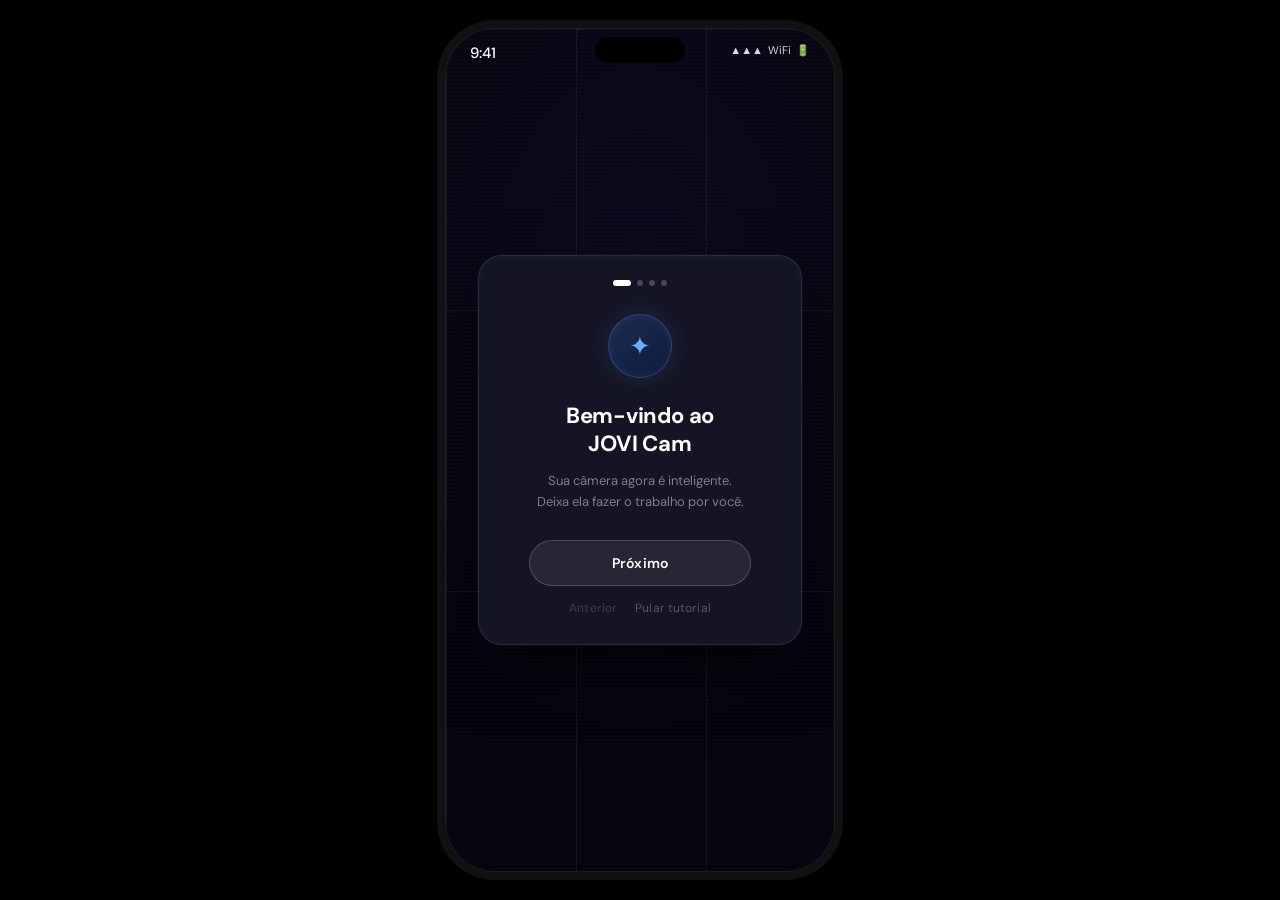
<file: index.html>
<!DOCTYPE html>
<html lang="pt-BR">
<head>
  <meta charset="UTF-8">
  <meta http-equiv="refresh" content="0;url=pages/onboarding.html">
  <title>JOVI Cam</title>
</head>
<body>
  <script>window.location.replace("pages/onboarding.html");</script>
</body>
</html>
</file>
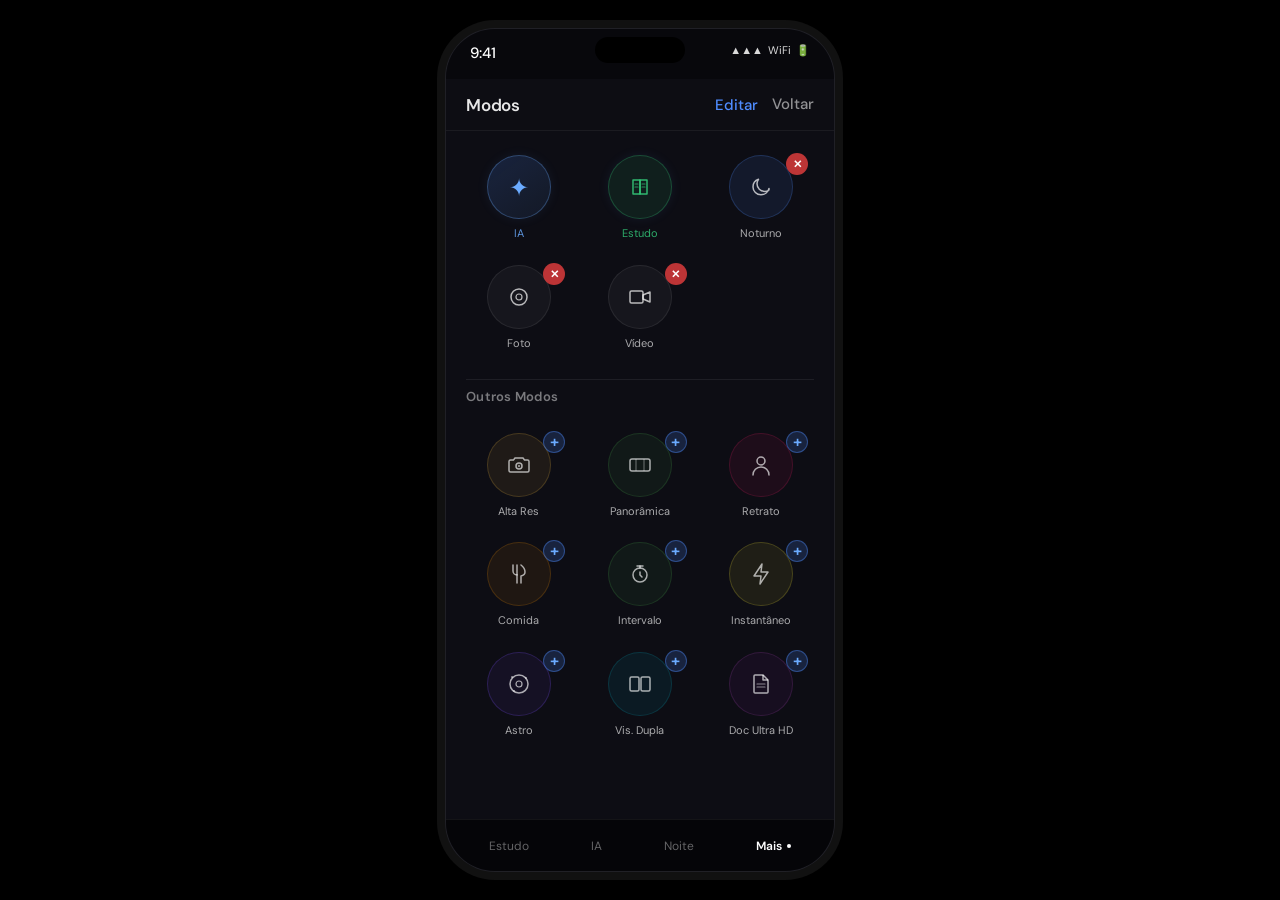
<file: pages/config.html>
<!DOCTYPE html>
<html lang="pt-BR">
<head>
  <meta charset="UTF-8">
  <meta name="viewport" content="width=device-width, initial-scale=1.0">
  <title>JOVI Cam — Configurar Modos</title>
  <link rel="stylesheet" href="../src/css/config.css">
</head>
<body>
  <main class="screen">

    <!-- Status Bar -->
    <header class="status-bar">
      <span class="time">9:41</span>
      <div class="dynamic-island"></div>
      <div class="status-icons">
        <span>▲▲▲</span>
        <span>WiFi</span>
        <span>🔋</span>
      </div>
    </header>

    <!-- Page Header -->
    <header class="header-pagina">
      <h1 class="titulo-pagina">Modos</h1>
      <div class="acoes-header">
        <button class="btn-editar" id="btn-editar">Editar</button>
        <!-- COMMIT 11 (não incluir no commit 5): botão "Voltar" linka para camera.html, que ainda não existe no commit 5 -->
        <a href="camera.html" class="btn-voltar">Voltar</a>
        <!-- /COMMIT 11 -->
      </div>
    </header>

    <!-- Content -->
    <section class="content">
      <div class="grade-modos" id="grade-modos">

        <!-- Modos fixos (sem badge — não removíveis) -->
        <article class="item-modo item-custom" data-id="ia" data-label="IA" data-name="IA" data-active="true">
          <div class="icone-modo icone-ia">
            <span class="estrela-ia">✦</span>
          </div>
          <p class="label-modo label-azul">IA</p>
        </article>

        <article class="item-modo item-custom" data-id="estudo" data-label="Estudo" data-name="Estudo" data-active="true">
          <div class="icone-modo icone-estudo">
            <svg width="20" height="20" viewBox="0 0 20 20" fill="none" xmlns="http://www.w3.org/2000/svg">
              <path d="M3 3H10V17H3V3Z" stroke="rgba(51,199,120,0.9)" stroke-width="1.5" stroke-linejoin="round"/>
              <path d="M10 3H17V17H10V3Z" stroke="rgba(51,199,120,0.9)" stroke-width="1.5" stroke-linejoin="round"/>
              <line x1="5" y1="7" x2="8" y2="7" stroke="rgba(51,199,120,0.7)" stroke-width="1.2" stroke-linecap="round"/>
              <line x1="5" y1="10" x2="8" y2="10" stroke="rgba(51,199,120,0.7)" stroke-width="1.2" stroke-linecap="round"/>
              <line x1="12" y1="7" x2="15" y2="7" stroke="rgba(51,199,120,0.7)" stroke-width="1.2" stroke-linecap="round"/>
              <line x1="12" y1="10" x2="15" y2="10" stroke="rgba(51,199,120,0.7)" stroke-width="1.2" stroke-linecap="round"/>
            </svg>
          </div>
          <p class="label-modo label-verde">Estudo</p>
        </article>

        <!-- Modos ativos por padrão -->
        <article class="item-modo" data-id="noite" data-label="Noite" data-name="Noturno" data-active="true">
          <button class="badge badge-remover" aria-label="Remover">✕</button>
          <div class="icone-modo icone-noturno">
            <svg width="20" height="20" viewBox="0 0 20 20" fill="none" xmlns="http://www.w3.org/2000/svg">
              <path d="M18 11.5C17.2 15.1 13.9 17.8 10 17.8C5.6 17.8 2 14.3 2 9.9C2 6.3 4.3 3.3 7.5 2.2C6.5 3.5 6 5.1 6 6.8C6 11 9.5 14.4 13.8 14.4C15.4 14.4 16.8 13.9 18 13L18 11.5Z" stroke="rgba(255,255,255,0.7)" stroke-width="1.5" stroke-linejoin="round"/>
            </svg>
          </div>
          <p class="label-modo">Noturno</p>
        </article>

        <article class="item-modo" data-id="foto" data-label="Foto" data-name="Foto" data-active="true">
          <button class="badge badge-remover" aria-label="Remover">✕</button>
          <div class="icone-modo icone-foto">
            <svg width="20" height="20" viewBox="0 0 20 20" fill="none" xmlns="http://www.w3.org/2000/svg">
              <circle cx="10" cy="10" r="8" stroke="rgba(255,255,255,0.7)" stroke-width="1.5"/>
              <circle cx="10" cy="10" r="3" stroke="rgba(255,255,255,0.7)" stroke-width="1.2"/>
            </svg>
          </div>
          <p class="label-modo">Foto</p>
        </article>

        <article class="item-modo" data-id="video" data-label="Vídeo" data-name="Vídeo" data-active="true">
          <button class="badge badge-remover" aria-label="Remover">✕</button>
          <div class="icone-modo icone-video">
            <svg width="22" height="16" viewBox="0 0 22 16" fill="none" xmlns="http://www.w3.org/2000/svg">
              <rect x="1" y="2" width="13" height="12" rx="1.5" stroke="rgba(255,255,255,0.7)" stroke-width="1.5"/>
              <path d="M14 6L21 3V13L14 10V6Z" stroke="rgba(255,255,255,0.7)" stroke-width="1.5" stroke-linejoin="round"/>
            </svg>
          </div>
          <p class="label-modo">Vídeo</p>
        </article>

        <!-- Section divider -->
        <div class="divisor-secao">Outros Modos</div>

        <!-- Modos inativos por padrão -->
        <article class="item-modo" data-id="res" data-label="HD" data-name="Alta Resolução" data-active="false">
          <button class="badge badge-adicionar" aria-label="Adicionar">+</button>
          <div class="icone-modo icone-res">
            <svg width="22" height="18" viewBox="0 0 22 18" fill="none" xmlns="http://www.w3.org/2000/svg">
              <path d="M21 14.5C21 15.3284 20.3284 16 19.5 16H2.5C1.67157 16 1 15.3284 1 14.5V5.5C1 4.67157 1.67157 4 2.5 4H5.5L7 2H15L16.5 4H19.5C20.3284 4 21 4.67157 21 5.5V14.5Z" stroke="rgba(255,255,255,0.65)" stroke-width="1.5"/>
              <circle cx="11" cy="10" r="3" stroke="rgba(255,255,255,0.65)" stroke-width="1.5"/>
              <circle cx="11" cy="10" r="1.2" fill="rgba(255,255,255,0.5)"/>
            </svg>
          </div>
          <p class="label-modo">Alta Res</p>
        </article>

        <article class="item-modo" data-id="pano" data-label="Pano" data-name="Panorâmica" data-active="false">
          <button class="badge badge-adicionar" aria-label="Adicionar">+</button>
          <div class="icone-modo icone-pano">
            <svg width="22" height="14" viewBox="0 0 22 14" fill="none" xmlns="http://www.w3.org/2000/svg">
              <rect x="1" y="1" width="20" height="12" rx="2" stroke="rgba(255,255,255,0.65)" stroke-width="1.5"/>
              <line x1="7" y1="1" x2="7" y2="13" stroke="rgba(255,255,255,0.4)" stroke-width="1"/>
              <line x1="15" y1="1" x2="15" y2="13" stroke="rgba(255,255,255,0.4)" stroke-width="1"/>
            </svg>
          </div>
          <p class="label-modo">Panorâmica</p>
        </article>

        <article class="item-modo" data-id="retrato" data-label="Retrato" data-name="Retrato" data-active="false">
          <button class="badge badge-adicionar" aria-label="Adicionar">+</button>
          <div class="icone-modo icone-retrato">
            <svg width="18" height="22" viewBox="0 0 18 22" fill="none" xmlns="http://www.w3.org/2000/svg">
              <circle cx="9" cy="7" r="4" stroke="rgba(255,255,255,0.65)" stroke-width="1.5"/>
              <path d="M1 21C1 16.5817 4.58172 13 9 13C13.4183 13 17 16.5817 17 21" stroke="rgba(255,255,255,0.65)" stroke-width="1.5" stroke-linecap="round"/>
            </svg>
          </div>
          <p class="label-modo">Retrato</p>
        </article>

        <article class="item-modo" data-id="comida" data-label="Comida" data-name="Comida" data-active="false">
          <button class="badge badge-adicionar" aria-label="Adicionar">+</button>
          <div class="icone-modo icone-comida">
            <svg width="18" height="20" viewBox="0 0 18 20" fill="none" xmlns="http://www.w3.org/2000/svg">
              <path d="M3 1V7C3 9.209 4.791 11 7 11V19" stroke="rgba(255,255,255,0.65)" stroke-width="1.5" stroke-linecap="round"/>
              <path d="M7 1V11" stroke="rgba(255,255,255,0.65)" stroke-width="1.5" stroke-linecap="round"/>
              <path d="M11 1C11 1 15 4 15 8C15 10.5 13.5 11.5 11 12V19" stroke="rgba(255,255,255,0.65)" stroke-width="1.5" stroke-linecap="round" stroke-linejoin="round"/>
            </svg>
          </div>
          <p class="label-modo">Comida</p>
        </article>

        <article class="item-modo" data-id="timer" data-label="Timer" data-name="Intervalo" data-active="false">
          <button class="badge badge-adicionar" aria-label="Adicionar">+</button>
          <div class="icone-modo icone-intervalo">
            <svg width="20" height="20" viewBox="0 0 20 20" fill="none" xmlns="http://www.w3.org/2000/svg">
              <circle cx="10" cy="11" r="7" stroke="rgba(255,255,255,0.65)" stroke-width="1.5"/>
              <path d="M10 8V11L12 13" stroke="rgba(255,255,255,0.65)" stroke-width="1.5" stroke-linecap="round"/>
              <path d="M7 2H13" stroke="rgba(255,255,255,0.65)" stroke-width="1.5" stroke-linecap="round"/>
              <path d="M10 2V4" stroke="rgba(255,255,255,0.65)" stroke-width="1.5" stroke-linecap="round"/>
            </svg>
          </div>
          <p class="label-modo">Intervalo</p>
        </article>

        <article class="item-modo" data-id="burst" data-label="Burst" data-name="Instantâneo" data-active="false">
          <button class="badge badge-adicionar" aria-label="Adicionar">+</button>
          <div class="icone-modo icone-instantaneo">
            <svg width="16" height="22" viewBox="0 0 16 22" fill="none" xmlns="http://www.w3.org/2000/svg">
              <path d="M9 1L1 13H8L7 21L15 9H8L9 1Z" stroke="rgba(255,255,255,0.65)" stroke-width="1.5" stroke-linejoin="round"/>
            </svg>
          </div>
          <p class="label-modo">Instantâneo</p>
        </article>

        <article class="item-modo" data-id="astro" data-label="Astro" data-name="Astro" data-active="false">
          <button class="badge badge-adicionar" aria-label="Adicionar">+</button>
          <div class="icone-modo icone-astro">
            <svg width="22" height="22" viewBox="0 0 22 22" fill="none" xmlns="http://www.w3.org/2000/svg">
              <circle cx="11" cy="11" r="9" stroke="rgba(255,255,255,0.65)" stroke-width="1.5"/>
              <circle cx="11" cy="11" r="3" stroke="rgba(255,255,255,0.65)" stroke-width="1.2"/>
              <circle cx="4" cy="4" r="1" fill="rgba(255,255,255,0.5)"/>
              <circle cx="18" cy="5" r="1" fill="rgba(255,255,255,0.5)"/>
              <circle cx="6" cy="18" r="1" fill="rgba(255,255,255,0.5)"/>
            </svg>
          </div>
          <p class="label-modo">Astro</p>
        </article>

        <article class="item-modo" data-id="duplo" data-label="Duplo" data-name="Vis. Dupla" data-active="false">
          <button class="badge badge-adicionar" aria-label="Adicionar">+</button>
          <div class="icone-modo icone-dupl">
            <svg width="22" height="16" viewBox="0 0 22 16" fill="none" xmlns="http://www.w3.org/2000/svg">
              <rect x="1" y="1" width="9" height="14" rx="1.5" stroke="rgba(255,255,255,0.65)" stroke-width="1.5"/>
              <rect x="12" y="1" width="9" height="14" rx="1.5" stroke="rgba(255,255,255,0.65)" stroke-width="1.5"/>
            </svg>
          </div>
          <p class="label-modo">Vis. Dupla</p>
        </article>

        <article class="item-modo" data-id="doc" data-label="Doc HD" data-name="Doc Ultra HD" data-active="false">
          <button class="badge badge-adicionar" aria-label="Adicionar">+</button>
          <div class="icone-modo icone-doc">
            <svg width="16" height="20" viewBox="0 0 16 20" fill="none" xmlns="http://www.w3.org/2000/svg">
              <path d="M1 2C1 1.44772 1.44772 1 2 1H10L15 6V18C15 18.5523 14.5523 19 14 19H2C1.44772 19 1 18.5523 1 18V2Z" stroke="rgba(255,255,255,0.65)" stroke-width="1.5"/>
              <path d="M10 1V6H15" stroke="rgba(255,255,255,0.65)" stroke-width="1.5" stroke-linejoin="round"/>
              <line x1="4" y1="10" x2="12" y2="10" stroke="rgba(255,255,255,0.5)" stroke-width="1.2" stroke-linecap="round"/>
              <line x1="4" y1="13" x2="12" y2="13" stroke="rgba(255,255,255,0.5)" stroke-width="1.2" stroke-linecap="round"/>
            </svg>
          </div>
          <p class="label-modo">Doc Ultra HD</p>
        </article>

      </div>
    </section>

    <!-- Bottom Mode Tabs -->
    <nav class="mode-tabs" id="bottom-tabs">
      <button class="mode-tab" data-mode="estudo">Estudo</button>
      <button class="mode-tab" data-mode="ia">IA</button>
      <button class="mode-tab" data-mode="noite">Noite</button>
      <button class="mode-tab mode-tab-ativo" data-mode="mais">
        Mais
        <span class="tab-dot"></span>
      </button>
    </nav>

  </main>

  <script src="../src/js/config.js"></script>
</body>
</html>
</file>
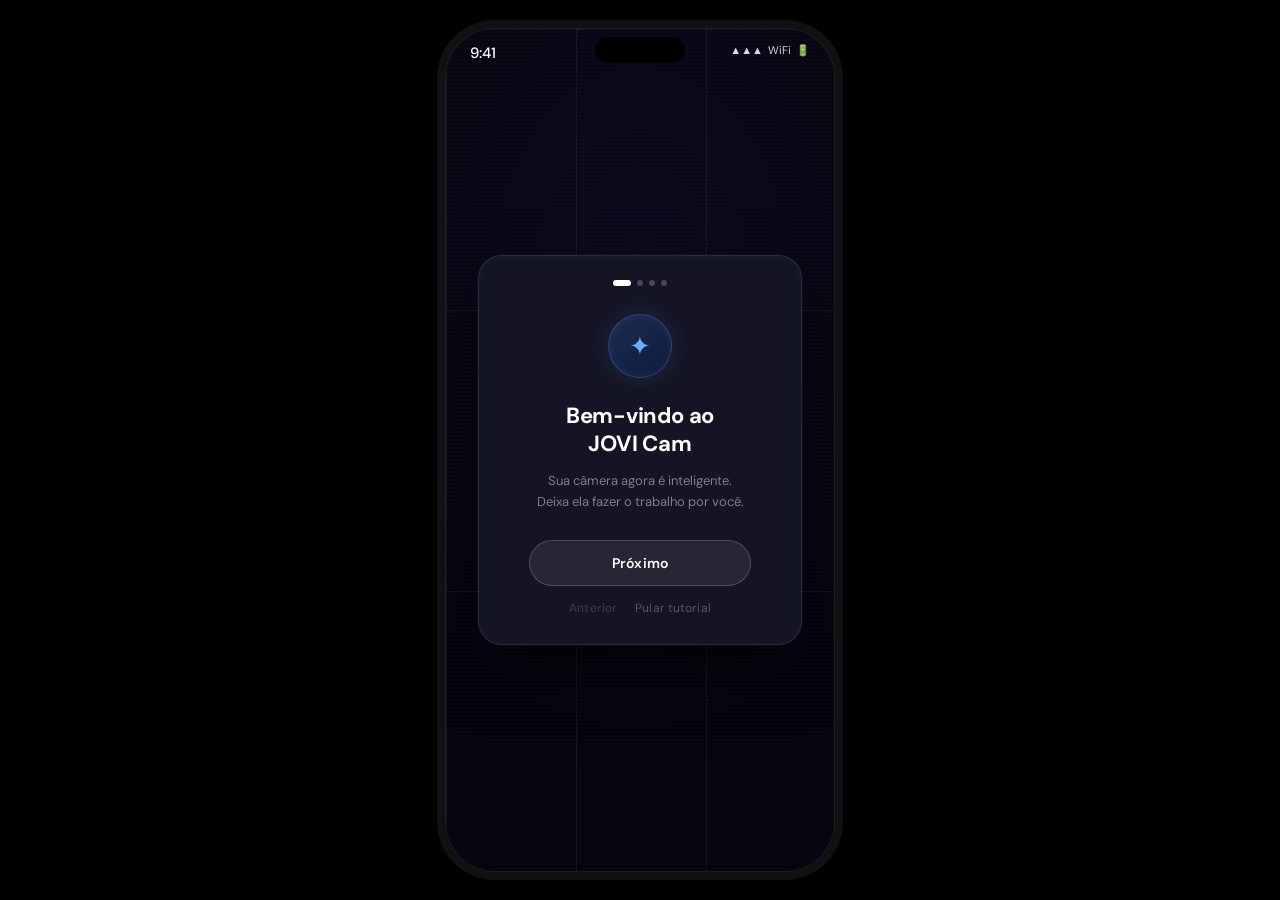
<file: pages/onboarding.html>
<!DOCTYPE html>
<html lang="pt-BR">
<head>
  <meta charset="UTF-8">
  <meta name="viewport" content="width=device-width, initial-scale=1.0">
  <title>JOVI Cam — Onboarding</title>
  <link rel="stylesheet" href="../src/css/onboarding.css">
</head>
<body>
  <main class="screen">

    <!-- Status Bar -->
    <header class="status-bar">
      <span class="time">9:41</span>
      <div class="dynamic-island"></div>
      <div class="status-icons">
        <span>▲▲▲</span>
        <span>WiFi</span>
        <span>🔋</span>
      </div>
    </header>

    <!-- Camera Viewfinder (background) -->
    <section class="viewfinder">
      <div class="ruido"></div>
    </section>

    <!-- Onboarding Card Overlay -->
    <section class="area-card">
      <article class="card">

        <!-- Progress Indicators (clickable dots) -->
        <div class="indicadores" id="dots">
          <button class="dot dot-ativo" data-slide="0" aria-label="Slide 1"></button>
          <button class="dot" data-slide="1" aria-label="Slide 2"></button>
          <button class="dot" data-slide="2" aria-label="Slide 3"></button>
          <button class="dot" data-slide="3" aria-label="Slide 4"></button>
        </div>

        <!-- Icon -->
        <div class="circulo-icone">
          <span class="estrela">✦</span>
        </div>

        <!-- Slides (only the active one is visible) -->
        <div class="slides" id="slides">
          <div class="slide slide-ativo">
            <h1 class="titulo-card">Bem-vindo ao<br>JOVI Cam</h1>
            <p class="desc-card">Sua câmera agora é inteligente.<br>Deixa ela fazer o trabalho por você.</p>
          </div>
          <div class="slide">
            <h1 class="titulo-card">Modo IA Auto</h1>
            <p class="desc-card">A câmera detecta automaticamente o<br>ambiente e ajusta o modo ideal — <br>balada, paisagem, comida e muito.</p>
          </div>
          <div class="slide">
            <h1 class="titulo-card">Modo Estudo</h1>
            <p class="desc-card">Fotografe anotações ou a lousa e a IA <br>organiza tudo direto no seu app de notas.</p>
          </div>
          <div class="slide">
            <h1 class="titulo-card">Navegue pelos modos</h1>
            <p class="desc-card">Arraste a barra de modos ou toque <br>diretamente para trocar. IA Auto é <br>sempre o ponto de partida.</p>
          </div>
        </div>

        <!-- Actions -->
        <button class="btn-proximo" id="btn-proximo">Próximo</button>
        <div class="linha-navegacao">
          <button class="btn-anterior" id="btn-anterior" disabled>Anterior</button>
          <button class="btn-pular" id="btn-pular">Pular tutorial</button>
        </div>

      </article>
    </section>

  </main>

  <script src="../src/js/onboarding.js"></script>
</body>
</html>
</file>
<file: src/css/config.css>
@import url('https://fonts.googleapis.com/css2?family=DM+Sans:wght@300;400;500;600;700&display=swap');

*, *::before, *::after {
  box-sizing: border-box;
  margin: 0;
  padding: 0;
}

body {
  background: #000;
  display: flex;
  justify-content: center;
  align-items: center;
  min-height: 100vh;
  font-family: 'DM Sans', -apple-system, sans-serif;
}

button {
  cursor: pointer;
  font-family: inherit;
  border: none;
  background: none;
  color: inherit;
  padding: 0;
}

/* ── Phone Shell ─────────────────────────────── */
.screen {
  width: 390px;
  height: 844px;
  background: #0d0d14;
  border-radius: 50px;
  border: 1.5px solid rgba(255,255,255,0.08);
  box-shadow:
    0 0 0 8px #111,
    0 40px 80px rgba(0,0,0,0.9);
  overflow: hidden;
  position: relative;
  display: flex;
  flex-direction: column;
}

/* ── Status Bar ──────────────────────────────── */
.status-bar {
  height: 50px;
  padding: 14px 24px 0;
  display: flex;
  justify-content: space-between;
  align-items: flex-start;
  background: rgba(0,0,0,0.4);
  position: relative;
  z-index: 20;
  flex-shrink: 0;
}

.dynamic-island {
  width: 90px;
  height: 26px;
  background: #000;
  border-radius: 13px;
  position: absolute;
  top: 8px;
  left: 50%;
  transform: translateX(-50%);
}

.time {
  font-size: 15px;
  font-weight: 500;
  color: #fff;
}

.status-icons {
  display: flex;
  align-items: center;
  gap: 5px;
  font-size: 11px;
  color: rgba(255,255,255,0.85);
}

/* ── Page Header ─────────────────────────────── */
.header-pagina {
  height: 52px;
  background: rgba(13,13,20,0.95);
  display: flex;
  justify-content: space-between;
  align-items: center;
  padding: 0 20px;
  border-bottom: 1px solid rgba(255,255,255,0.06);
  flex-shrink: 0;
}

.titulo-pagina {
  font-size: 17px;
  font-weight: 600;
  color: rgba(255,255,255,0.9);
  letter-spacing: -0.01em;
}

.acoes-header {
  display: flex;
  align-items: center;
  gap: 14px;
}

.btn-editar {
  font-size: 15px;
  font-weight: 500;
  color: #4f8cff;
}

.btn-voltar {
  font-size: 15px;
  font-weight: 500;
  color: rgba(255,255,255,0.55);
  text-decoration: none;
  font-family: inherit;
  cursor: pointer;
  background: none;
  border: none;
  line-height: 1;
}

/* ── Content ─────────────────────────────────── */
.content {
  flex: 1;
  overflow-y: auto;
  background: #0d0d14;
  padding: 24px 20px 16px;
}

/* ── Modes Grid ──────────────────────────────── */
.grade-modos {
  display: grid;
  grid-template-columns: repeat(3, 1fr);
  gap: 20px 16px;
  row-gap: 24px;
}

.divisor-secao {
  grid-column: 1 / -1;
  font-size: 13px;
  font-weight: 600;
  color: rgba(255,255,255,0.45);
  letter-spacing: 0.02em;
  padding-top: 8px;
  padding-bottom: 4px;
  border-top: 1px solid rgba(255,255,255,0.07);
  margin-top: 4px;
}

/* ── Mode Item ───────────────────────────────── */
.item-modo {
  display: flex;
  flex-direction: column;
  align-items: center;
  gap: 8px;
  position: relative;
}

/* ── Mode Icon Circle ────────────────────────── */
.icone-modo {
  width: 64px;
  height: 64px;
  border-radius: 50%;
  display: flex;
  align-items: center;
  justify-content: center;
  background: rgba(255,255,255,0.04);
  border: 1px solid rgba(255,255,255,0.08);
}

.icone-res    { background: rgba(250,193,70,0.08); border-color: rgba(250,193,70,0.18); }
.icone-noturno { background: rgba(79,140,255,0.1); border-color: rgba(79,140,255,0.22); }
.icone-pano   { background: rgba(76,175,80,0.08); border-color: rgba(76,175,80,0.18); }
.icone-retrato { background: rgba(233,30,99,0.08); border-color: rgba(233,30,99,0.18); }
.icone-estudo { background: rgba(51,199,120,0.1); border-color: rgba(51,199,120,0.28); }
.icone-ia     {
  background: linear-gradient(145deg, rgba(79,140,255,0.18), rgba(107,171,255,0.08));
  border-color: rgba(107,171,255,0.3);
  box-shadow: 0 0 16px rgba(107,171,255,0.1);
}

/* Outros modos */
.icone-comida    { background: rgba(255,152,0,0.08); border-color: rgba(255,152,0,0.18); }
.icone-intervalo { background: rgba(76,175,80,0.08); border-color: rgba(76,175,80,0.18); }
.icone-instantaneo { background: rgba(255,235,59,0.08); border-color: rgba(255,235,59,0.18); }
.icone-astro  { background: rgba(103,58,183,0.1); border-color: rgba(124,77,255,0.22); }
.icone-dupl   { background: rgba(0,188,212,0.08); border-color: rgba(0,172,193,0.18); }
.icone-doc    { background: rgba(156,39,176,0.08); border-color: rgba(171,71,188,0.18); }

.estrela-ia {
  font-size: 24px;
  color: #6babff;
}

/* ── Labels ──────────────────────────────────── */
.label-modo {
  font-size: 11px;
  font-weight: 400;
  color: rgba(255,255,255,0.65);
  text-align: center;
  line-height: 1.25;
}

.label-verde { color: rgba(51,199,120,0.85); }
.label-azul  { color: rgba(107,171,255,0.85); }

/* ── Badges ──────────────────────────────────── */
.badge {
  position: absolute;
  top: -2px;
  right: 6px;
  width: 22px;
  height: 22px;
  border-radius: 50%;
  display: flex;
  align-items: center;
  justify-content: center;
  font-size: 12px;
  font-weight: 600;
  z-index: 2;
}

.badge-remover {
  background: rgba(220,60,60,0.85);
  color: #fff;
  font-size: 11px;
}

.badge-adicionar {
  background: rgba(79,140,255,0.18);
  border: 1px solid rgba(79,140,255,0.4);
  color: #6babff;
  font-size: 16px;
  line-height: 1;
}

/* Custom modes have a subtle background ring */
.item-custom .icone-modo {
  box-shadow: 0 0 12px rgba(107,171,255,0.08);
}

/* ── Mode Tabs ───────────────────────────────── */
.mode-tabs {
  height: 52px;
  background: rgba(0,0,0,0.6);
  display: flex;
  align-items: center;
  justify-content: space-around;
  padding: 0 12px;
  flex-shrink: 0;
  border-top: 1px solid rgba(255,255,255,0.06);
}

.mode-tab {
  font-size: 12px;
  font-weight: 400;
  color: rgba(255,255,255,0.38);
  padding: 10px 16px;
  white-space: nowrap;
  display: flex;
  align-items: center;
  gap: 5px;
}

.mode-tab-ativo {
  font-weight: 600;
  color: #fff;
}

.tab-dot {
  width: 4px;
  height: 4px;
  border-radius: 50%;
  background: #fff;
  display: inline-block;
}

/* ── Scrollbar ───────────────────────────────── */
.content::-webkit-scrollbar { width: 0; }

/* ── Hub Link ────────────────────────────────── */
.hub-link {
  position: fixed;
  top: 24px;
  left: 24px;
  font-size: 13px;
  color: rgba(255,255,255,0.5);
  text-decoration: none;
  font-family: inherit;
  letter-spacing: 0.02em;
  z-index: 100;
  transition: color 0.18s ease;
}

.hub-link:hover {
  color: #fff;
}
</file>
<file: src/css/onboarding.css>
@import url('https://fonts.googleapis.com/css2?family=DM+Sans:wght@300;400;500;600;700&display=swap');

*, *::before, *::after {
  box-sizing: border-box;
  margin: 0;
  padding: 0;
}

body {
  background: #000;
  display: flex;
  justify-content: center;
  align-items: center;
  min-height: 100vh;
  font-family: 'DM Sans', -apple-system, sans-serif;
}

button {
  cursor: pointer;
  font-family: inherit;
  border: none;
  background: none;
  color: inherit;
  padding: 0;
}

/* ── Phone Shell ─────────────────────────────── */
.screen {
  width: 390px;
  height: 844px;
  background: #0a0914;
  border-radius: 50px;
  border: 1.5px solid rgba(255,255,255,0.08);
  box-shadow:
    0 0 0 8px #111,
    0 40px 80px rgba(0,0,0,0.9);
  overflow: hidden;
  position: relative;
  display: flex;
  flex-direction: column;
}

/* ── Status Bar ──────────────────────────────── */
.status-bar {
  height: 50px;
  padding: 14px 24px 0;
  display: flex;
  justify-content: space-between;
  align-items: flex-start;
  position: relative;
  z-index: 10;
}

.dynamic-island {
  width: 90px;
  height: 26px;
  background: #000;
  border-radius: 13px;
  position: absolute;
  top: 8px;
  left: 50%;
  transform: translateX(-50%);
}

.time {
  font-size: 15px;
  font-weight: 500;
  color: #fff;
  letter-spacing: 0.01em;
}

.status-icons {
  display: flex;
  align-items: center;
  gap: 5px;
  font-size: 11px;
  color: rgba(255,255,255,0.85);
}

/* ── Viewfinder Background ───────────────────── */
.viewfinder {
  position: absolute;
  inset: 0;
  background: radial-gradient(ellipse 120% 80% at 50% 30%, #0d0a1e 0%, #05030d 70%);
  overflow: hidden;
}

.ruido {
  position: absolute;
  inset: 0;
  background-image: repeating-linear-gradient(
    0deg, transparent, transparent 2px,
    rgba(255,255,255,0.012) 2px, rgba(255,255,255,0.012) 4px
  );
}

.viewfinder::before {
  content: '';
  position: absolute;
  inset: 0;
  background-image:
    linear-gradient(rgba(255,255,255,0.06) 1px, transparent 1px),
    linear-gradient(90deg, rgba(255,255,255,0.06) 1px, transparent 1px);
  background-size: 130px 281px;
}

/* ── Card Overlay ────────────────────────────── */
.area-card {
  position: absolute;
  inset: 0;
  display: flex;
  align-items: center;
  justify-content: center;
  padding: 0 32px;
}

/* ── Card ────────────────────────────────────── */
.card {
  width: 326px;
  background: #141424;
  border: 1px solid rgba(255,255,255,0.09);
  border-radius: 24px;
  padding: 24px 24px 28px;
  display: flex;
  flex-direction: column;
  align-items: center;
  gap: 0;
  box-shadow:
    0 0 0 1px rgba(107,171,255,0.05),
    0 24px 60px rgba(0,0,0,0.6),
    0 2px 8px rgba(107,171,255,0.06) inset;
}

/* ── Progress Dots ───────────────────────────── */
.indicadores {
  display: flex;
  align-items: center;
  gap: 6px;
  margin-bottom: 28px;
}

.dot {
  width: 6px;
  height: 6px;
  border-radius: 50%;
  background: rgba(255,255,255,0.22);
  transition: width 0.2s ease, background 0.2s ease;
}

.dot-ativo {
  width: 18px;
  border-radius: 3px;
  background: #fff;
}

/* ── Icon Ring ───────────────────────────────── */
.circulo-icone {
  width: 64px;
  height: 64px;
  border-radius: 50%;
  background: linear-gradient(145deg, #1b2c52, #0f1b3a);
  border: 1px solid rgba(107,171,255,0.25);
  display: flex;
  align-items: center;
  justify-content: center;
  margin-bottom: 24px;
  box-shadow:
    0 0 24px rgba(107,171,255,0.15),
    0 0 8px rgba(107,171,255,0.1) inset;
}

.estrela {
  font-size: 26px;
  color: #6babff;
  line-height: 1;
}

/* ── Slides ──────────────────────────────────── */
.slides {
  display: flex;
  flex-direction: column;
  align-items: center;
  width: 100%;
  min-height: 120px;
}

.slide {
  display: none;
  flex-direction: column;
  align-items: center;
  width: 100%;
  animation: fadeIn 0.3s ease;
}

.slide-ativo {
  display: flex;
}

@keyframes fadeIn {
  from { opacity: 0; transform: translateY(4px); }
  to   { opacity: 1; transform: translateY(0); }
}

.titulo-card {
  font-size: 22px;
  font-weight: 700;
  color: #fff;
  text-align: center;
  line-height: 1.25;
  letter-spacing: -0.01em;
  margin-bottom: 14px;
}

.desc-card {
  font-size: 13px;
  font-weight: 400;
  color: rgba(255,255,255,0.45);
  text-align: center;
  line-height: 1.55;
  margin-bottom: 28px;
}

/* ── Buttons ─────────────────────────────────── */
.btn-proximo {
  width: 222px;
  height: 46px;
  border-radius: 23px;
  border: 1px solid rgba(255,255,255,0.18);
  background: rgba(255,255,255,0.08);
  color: #fff;
  font-family: inherit;
  font-size: 14px;
  font-weight: 600;
  letter-spacing: 0.01em;
  cursor: pointer;
  margin-bottom: 14px;
  backdrop-filter: blur(4px);
  display: inline-flex;
  align-items: center;
  justify-content: center;
  text-decoration: none;
  transition: background 0.15s ease;
}

.btn-proximo:hover {
  background: rgba(255,255,255,0.14);
}

.linha-navegacao {
  display: flex;
  align-items: center;
  justify-content: center;
  gap: 18px;
}

.btn-anterior {
  background: none;
  border: none;
  color: rgba(255,255,255,0.55);
  font-family: inherit;
  font-size: 12px;
  font-weight: 500;
  cursor: pointer;
  letter-spacing: 0.01em;
  transition: color 0.15s ease;
}

.btn-anterior:hover:not(:disabled) {
  color: #fff;
}

.btn-anterior:disabled {
  color: rgba(255,255,255,0.15);
  cursor: not-allowed;
}

.btn-pular {
  background: none;
  border: none;
  color: rgba(255,255,255,0.28);
  font-family: inherit;
  font-size: 12px;
  font-weight: 400;
  cursor: pointer;
  letter-spacing: 0.01em;
  text-decoration: none;
  display: inline-block;
  transition: color 0.15s ease;
}

.btn-pular:hover {
  color: rgba(255,255,255,0.6);
}

/* ── Hub Link ────────────────────────────────── */
.hub-link {
  position: fixed;
  top: 24px;
  left: 24px;
  font-size: 13px;
  color: rgba(255,255,255,0.5);
  text-decoration: none;
  font-family: inherit;
  letter-spacing: 0.02em;
  z-index: 100;
  transition: color 0.18s ease;
}

.hub-link:hover {
  color: #fff;
}
</file>
